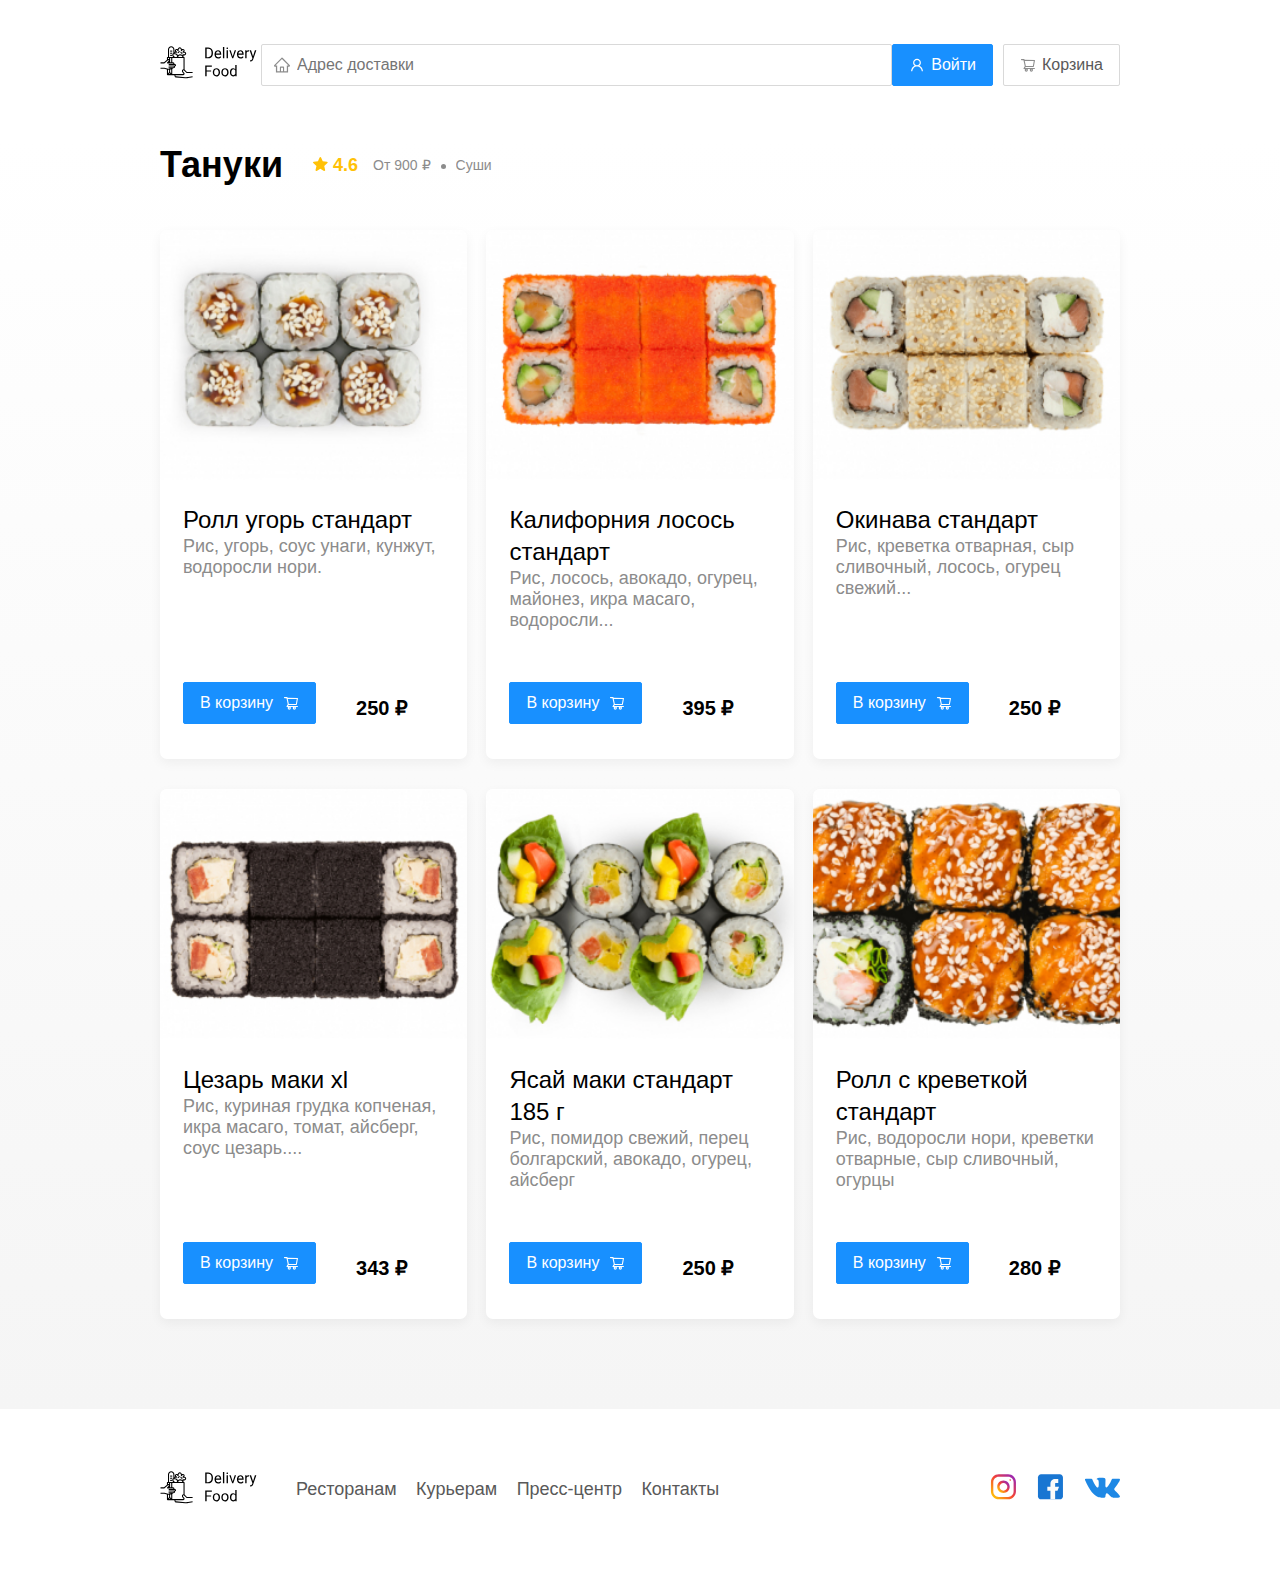
<file: restaurant.html>
<!DOCTYPE html>
<html lang="ru">
  <head>
    <meta charset="UTF-8" />
    <meta
      name="viewport"
      content="width=device-width, initial-scale=1, shrink-to-fit=no"
    />
    <link rel="stylesheet" href="css/normalize.css" />
    <link rel="stylesheet" href="css/animate.css">
    <link rel="stylesheet" href="css/style.css" />
    <title>Тануки - доставка еды на дом</title>
  </head>

  <body>
    <div class="container">
      <header class="header">
        <a href="index.html" class="logo">
          <img  src="images/logo.svg" alt="logo"></a>
        <input
          type="text"
          class="input input-adress"
          placeholder="Адрес доставки"
        />
        <div class="buttons">
          <button class="button button-primary">
            <img class="button-icon" src="images/user.svg" alt="user" />
            <span class="button-text">Войти</span>
          </button>
          <button class="button" id="cart-button">
            <img
              class="button-icon"
              src="images/shopping-cart.svg"
              alt="cart"
            />
            <span class="button-text">Корзина</span>
          </button>
        </div>
      </header>
    </div><!--container-->
      
      <div class="main">
        <div class="container">
            <section class="restaurants">
                <div class="section-heading">
                  <h2 class="section-title">Тануки</h2>
                  <div class="card-info">
                        <div class="rating">
                           4.6
                        </div>
                        <div class="price">От 900 &#8381;</div>
                        <div class="category">Суши</div>
                      </div>
                </div>
                <div class="cards ">
                  <div class="card wow fadeInUp" data-wow-delay="0.2s">
                    <img src="images/rest-img1.jpg" alt="imag" class="card-imag" />
                    <div class="card-text">
                      <div class="card-heding">
                        <h3 class="card-title card-title-reg">Ролл угорь стандарт</h3>
                      </div>
                      <!-- /.card-heding -->
                      <div class="card-info">
                        <div class="ingredients">Рис, угорь, соус унаги, кунжут, водоросли нори.</div>
                      </div>
                      <!-- /.card-info -->
                      <div class="card-buttons">
                       <button class="button button-primary">
                         <span class="button-card-text">В корзину</span>
                         <img class="card-button-image" src="/images/shopping-cart-white.svg" alt="shopping-cart">
                       </button>
                       <strong class="card-price-bold">250 &#8381;</strong>
                      </div>
                    </div>
                    <!-- /.card-text -->
                  </div>
                  <!-- /.card -->
                  <div class="card wow fadeInUp" data-wow-delay="0.4s">
                    <img src="images/rest-img2.jpg" alt="imag" class="card-imag" />
                    <div class="card-text">
                      <div class="card-heding">
                        <h3 class="card-title card-title-reg">Калифорния лосось стандарт</h3>
                      </div>
                      <!-- /.card-heding -->
                      <div class="card-info">
                        <div class="ingredients">Рис, лосось, авокадо, огурец, майонез, икра масаго, водоросли...</div>
                      </div>
                      <!-- /.card-info -->
                      <div class="card-buttons">
                       <button class="button button-primary">
                         <span class="button-card-text">В корзину</span>
                         <img class="card-button-image" src="/images/shopping-cart-white.svg" alt="shopping-cart">
                       </button>
                       <strong class="card-price-bold">395 &#8381;</strong>
                      </div>
                    </div>
                    <!-- /.card-text -->
                  </div>
                  <!-- /.card -->
                  <div class="card wow fadeInUp" data-wow-delay="0.6s">
                    <img src="images/rest-img3.jpg" alt="imag" class="card-imag" />
                    <div class="card-text">
                      <div class="card-heding">
                        <h3 class="card-title card-title-reg">Окинава стандарт</h3>
                      </div>
                      <!-- /.card-heding -->
                      <div class="card-info">
                        <div class="ingredients"> Рис, креветка отварная, сыр сливочный, лосось, огурец свежий...</div>
                      </div>
                      <!-- /.card-info -->
                      <div class="card-buttons">
                       <button class="button button-primary">
                         <span class="button-card-text">В корзину</span>
                         <img class="card-button-image" src="/images/shopping-cart-white.svg" alt="shopping-cart">
                       </button>
                       <strong class="card-price-bold">250 &#8381;</strong>
                      </div>
                    </div>
                    <!-- /.card-text -->
                  </div>
                  <!-- /.card -->
                  <div class="card wow fadeInUp" data-wow-delay="0.2s">
                    <img src="images/rest-img4.jpg" alt="imag" class="card-imag" />
                    <div class="card-text">
                      <div class="card-heding">
                        <h3 class="card-title card-title-reg">Цезарь маки хl</h3>
                      </div>
                      <!-- /.card-heding -->
                      <div class="card-info">
                        <div class="ingredients">Рис, куриная грудка копченая, икра масаго, томат, айсберг, соус цезарь....</div>
                      </div>
                      <!-- /.card-info -->
                      <div class="card-buttons">
                       <button class="button button-primary">
                         <span class="button-card-text">В корзину</span>
                         <img class="card-button-image" src="/images/shopping-cart-white.svg" alt="shopping-cart">
                       </button>
                       <strong class="card-price-bold">343 &#8381;</strong>
                      </div>
                    </div>
                    <!-- /.card-text -->
                  </div>
                  <!-- /.card -->
                  <div class="card wow fadeInUp" data-wow-delay="0.4s">
                    <img src="images/rest-img5.jpg" alt="imag" class="card-imag" />
                    <div class="card-text">
                      <div class="card-heding">
                        <h3 class="card-title card-title-reg">Ясай маки стандарт 185 г</h3>
                      </div>
                      <!-- /.card-heding -->
                      <div class="card-info">
                        <div class="ingredients">Рис, помидор свежий, перец болгарский, авокадо, огурец, айсберг</div>
                      </div>
                      <!-- /.card-info -->
                      <div class="card-buttons">
                       <button class="button button-primary">
                         <span class="button-card-text">В корзину</span>
                         <img class="card-button-image" src="/images/shopping-cart-white.svg" alt="shopping-cart">
                       </button>
                       <strong class="card-price-bold">250 &#8381;</strong>
                      </div>
                    </div>
                    <!-- /.card-text -->
                  </div>
                  <!-- /.card -->
                  <div class="card wow fadeInUp" data-wow-delay="0.6s">
                    <img src="images/rest-img6.jpg" alt="imag" class="card-imag" />
                    <div class="card-text">
                      <div class="card-heding">
                        <h3 class="card-title card-title-reg">Ролл с креветкой стандарт</h3>
                      </div>
                      <!-- /.card-heding -->
                      <div class="card-info">
                        <div class="ingredients">Рис, водоросли нори, креветки отварные, сыр сливочный, огурцы</div>
                      </div>
                      <!-- /.card-info -->
                      <div class="card-buttons">
                       <button class="button button-primary">
                         <span class="button-card-text">В корзину</span>
                         <img class="card-button-image" src="/images/shopping-cart-white.svg" alt="shopping-cart">
                       </button>
                       <strong class="card-price-bold">280 &#8381;</strong>
                      </div>
                    </div>
                    <!-- /.card-text -->
                  </div>
                  <!-- /.card -->
                </div>
                <!-- /.cards -->
            </section>
        </div><!-- /.container -->
    </div><!-- /.main -->
      <footer class="footer">
          <div class="container">
            <div class="footer-block">
              <a href="index.html" class="logo">
                <img  src="images/logo.svg" alt="logo"></a>
                <nav class="footer-nav">
                    <a href="#" class="footer-link">Ресторанам</a>
                    <a href="#" class="footer-link">Курьерам</a>
                    <a href="#" class="footer-link">Пресс-центр</a>
                    <a href="#" class="footer-link">Контакты</a>
                </nav>
                <div class="socials-links">
                    <a href="#" class="social-link"><img src="images/Instagram.svg" alt="instagram"></a>
                    <a href="#" class="social-link"><img src="images/facebook.svg" alt="facebook"></a>
                    <a href="#" class="social-link"><img src="images/vk.svg" alt="vk"></a>
                </div>
                <!-- /.socials-links -->
              </div>
              <!-- /.footer-block -->
          </div>
      </footer>
<div class="modal">
  <div class="modai-dialog">
    <div class="modal-header">
      <h3 class="modal-title">Корзина</h3>
      <button class="close">&times;</button>
    </div> <!-- /.modal-header -->
    <div class="modal-body">
     <div class="food-row">
       <span class="food-name">Ролл угорь стандарт</span>
       <strong class="food-price">250 &#8381;</strong>
       <div class="food-counter">
         <button class="counter-button">-</button>
         <span class="counter">1</span>
         <button class="counter-button">+</button>
       </div>
     </div><!-- /.food-row -->
     <div class="food-row">
      <span class="food-name">Ролл угорь стандарт</span>
      <strong class="food-price">250 &#8381;</strong>
      <div class="food-counter">
        <button class="counter-button">-</button>
        <span class="counter">1</span>
        <button class="counter-button">+</button>
      </div>
    </div><!-- /.food-row -->
    <div class="food-row">
      <span class="food-name">Ролл угорь стандарт</span>
      <strong class="food-price">250 &#8381;</strong>
      <div class="food-counter">
        <button class="counter-button">-</button>
        <span class="counter">1</span>
        <button class="counter-button">+</button>
      </div>
    </div><!-- /.food-row -->
    <div class="food-row">
      <span class="food-name">Ролл угорь стандарт</span>
      <strong class="food-price">250 &#8381;</strong>
      <div class="food-counter">
        <button class="counter-button">-</button>
        <span class="counter">1</span>
        <button class="counter-button">+</button>
      </div>
    </div><!-- /.food-row -->
    <div class="food-row">
      <span class="food-name">Ролл угорь стандарт</span>
      <strong class="food-price">250 &#8381;</strong>
      <div class="food-counter">
        <button class="counter-button">-</button>
        <span class="counter">1</span>
        <button class="counter-button">+</button>
      </div>
    </div><!-- /.food-row -->
    </div><!-- /.modai-body -->
    <div class="modal-footer">
      <span class="modal-price-tag">1250 &#8381;</span>
      <div class="footer-buttons">
        <button class="button button-primary">Оформить заказ</button>
        <button class="button">Отмена</button>
      </div><!-- /.footer-buttons -->
    </div><!-- /.modal-footer -->
  </div><!-- /.modal-dialog -->
</div><!-- /.modal -->
<script src="js/wow.min.js"></script>
<script src="js/main.js"></script>

  </body>
</html>
</file>
<file: css/style.css>
* {
  box-sizing: border-box;
}

body {
  font-family: "Roboto", sans-serif;
  padding-top: 44px;
}

a,
button {
  cursor: pointer;
  color: inherit;
}

.hide {
  display: none;
}

.container {
  max-width: 1200px;
  margin: auto;
}

.header {
  display: flex;
  align-items: center;
  justify-content: space-between;
  margin-bottom: 40px;
}

.address {
  flex: 0.8;
}

.input {
  background-color: #ffffff;
  border: 1px solid #d9d9d9;
  font-size: 16px;
  line-height: 24px;
  border-radius: 2px;
  padding: 8px 8px 8px 35px;
  background-repeat: no-repeat;
  background-position: left 11px center;
}

.input-adress {
  width: 100%;
  background-image: url(../images/home.svg);
}

.search {
  margin-left: auto;
}

.input-search {
  width: 300px;
  background-image: url(../images/search.svg);
}

.buttons {
  display: flex;
  align-items: center;
}

.button {
  display: flex;
  align-items: center;
  padding: 8px 16px;
  background: #ffffff;
  border: 1px solid #d9d9d9;
  box-shadow: 0px 0px 2px rgba(0, 0, 0, 0.0015);
  border-radius: 2px;
  color: #595959;
  font-size: 16px;
  line-height: 24px;
}

.button:hover {
  background: #1890ff;
  border: 1px solid #1890ff;
  color: #fff;
}

.button-primary {
  background: #1890ff;
  border: 1px solid #1890ff;
  color: #ffffff;
  margin-right: 10px;
}

.button-primary:hover {
  background: #ffffff;
  border: 1px solid #d9d9d9;
  color: #595959;
}

.button-icon {
  padding-right: 6px;
}

.button-card-text {
  margin-right: 10px;
}

.button-auth {
  background-position: 20px 13px;
}

.button-primary .button-auth-svg {
  width: 24px;
  height: 24px;
  background-color: #fff;
  -webkit-mask: url("../images/user.svg") no-repeat 50% 50%;
  mask: url("../images/user.svg") no-repeat 50% 50%;
  background-repeat: no-repeat;
}

.button-primary:hover .button-auth-svg {
  background-color: #595959;
}

.button .button-cart-svg {
  width: 24px;
  height: 24px;
  background-color: #595959;
  -webkit-mask: url("../images/shopping-cart.svg") no-repeat 50% 50%;
  mask: url("../images/shopping-cart.svg") no-repeat 50% 50%;
  background-repeat: no-repeat;
}

.button-primary .button-cart-svg {
  background-color: #ffffff;
}

.button:hover .button-cart-svg {
  background-color: #ffffff;
}

.button-primary:hover .button-cart-svg {
  background-color: #595959;
}

.button-cart {
  display: none;
  margin: 0 5px;
}

.button-out {
  display: none;
  margin: 0 5px;
}

.user-name {
  display: none;
  margin-right: 20px;
  font-weight: bold;
  font-size: 18px;
}

.promo-slider {
  width: 600px;
  height: 300px;
}

.promo {
  box-shadow: 0px 7px 12px rgba(158, 158, 163, 0.1);
  border-radius: 10px;
  padding: 68px 78px;
  margin-bottom: 56px;
  
}

.pizza {
  background: #fff1b8 url(../images/promo/pizza.png) no-repeat top -100px right -250px /830px;
}

.kebab {
  background: #D6E4FF url(../images/promo/kebab.png) no-repeat top 45px right 40px / 450px;
}

.vegetables {
  background: #FFF566 url(../images/promo/vegetables.png) no-repeat top 0 right 0 / 825px
}

.sushi {
  background: #FFF1F0 url(../images/promo/sushi.png) no-repeat top 10px right 15px / 500px
}

.promo-title {
  font-style: normal;
  font-weight: bold;
  font-size: 39px;
  line-height: 46px;
  color: #302c34;
}

.promo-text {
  max-width: 538px;
  font-style: normal;
  font-weight: normal;
  font-size: 24px;
  line-height: 28px;
  color: #302c34;
}

.main {
  background: linear-gradient(180deg, rgba(245, 245, 245, 0) 1.04%, #f5f5f5 100%);
  padding-top: 18px;
  padding-bottom: 60px;
}
.restaurants-heading {
  display: flex;
  align-items: center;
  flex-wrap: wrap;
  margin-bottom: 44px;
}
.section-title {
  font-style: normal;
  font-weight: bold;
  font-size: 36px;
  line-height: 42px;
  margin: 0 30px 0 0;
}

.section-heading {
  display: flex;
  align-items: center;
  margin-bottom: 44px;
}

.cards {
  display: flex;
  justify-content: space-between;
  align-items: flex-start;
  flex-wrap: wrap;
}

.card {
  background: #ffffff;
  box-shadow: 0px 4px 12px rgba(0, 0, 0, 0.05);
  border-radius: 7px;
  overflow: hidden;
  margin-bottom: 30px;
  flex-basis: 32%;
  text-decoration: none;
}

.card-imag {
  width: 100%;
  height: 250px;
  object-fit: cover;
}

.card-text {
  min-height: 275px;
  padding: 20px 23px 35px 23px;
  display: flex;
  flex-direction: column;
}

.restaurants  {
  min-height: auto;
}

.card-heading {
  display: flex;
  align-items: center;
  justify-content: space-between;
  margin-bottom: 10px;
}

.card-title {
  font-style: normal;
  font-weight: bold;
  font-size: 24px;
  line-height: 32px;
  margin: 0;
}

.card-title-reg {
  font-weight: 400;
}

.card-tag {
  
  font-size: 12px;
  line-height: 20px;
  background: #262626;
  border-radius: 2px;
  color: #ffffff;
  padding: 1px 8px;
}

.card-info {
  display: flex;
  align-items: center;
  flex-wrap: wrap;
}

.card-buttons {
  display: flex;
  align-items: flex-end;
  margin-top: 24px;
  flex-grow: 1;
}

.card-price-bold {
  font-style: normal;
  font-weight: bold;
  font-size: 20px;
  margin-left: 30px;
  line-height: 32px;
}

.rating {
  background: url("../images/star.svg") no-repeat 0 7px ;
  font-style: normal;
  font-weight: bold;
  font-size: 18px;
  line-height: 32px;
  color: #ffc107;
  padding-left: 20px;
}

.price,
.category {
  font-size: 18px;
  line-height: 32px;
  color: #8c8c8c;
}

.price {
  margin-right: 10px;
}

.ingredients {
  font-size: 18px;
  line-height: 21px;
  color: #8c8c8c;
}

.category {
  text-overflow: ellipsis;
  overflow: hidden;
  white-space: nowrap;
  max-width: 150px;
}

.price:after {
  content: "";
  width: 5px;
  height: 5px;
  background-color: #8c8c8c;
  vertical-align: middle;
  display: inline-block;
  border-radius: 50%;
  margin-left: 10px;
}

.footer {
  padding: 60px 0;
}

.footer-block {
  display: flex;
  align-items: center;
  justify-content: space-between;
}

.footer-nav {
  margin-right: auto;
  margin-left: 35px;
}

.footer-link {
  display: inline-block;
  font-style: normal;
  font-weight: normal;
  font-size: 18px;
  line-height: 21px;
  color: #595959;
  text-decoration: none;
}

.footer-link:not(:last-child) {
  margin-right: 15px;
}

.socials-links {
  display: flex;
  align-items: center;
}

.social-link:not(:last-child) {
  margin-right: 21px;
}

.modal {
  position: fixed;
  display: none;
  left: 0;
  top: 0;
  width: 100%;
  height: 100%;
  background: rgba(0, 0, 0, 0.4);
  z-index: 999;
}

.modal-auth {
  position: fixed;
  left: 0;
  top: 0;
  width: 100%;
  height: 100%;
  background: rgba(0, 0, 0, 0.4);
  display: none;
  z-index: 999;
}

.is-open {
  display: flex;
}

.modal-body {
  margin-bottom: 22px;
}
.modai-dialog {
  max-width: 780px;
  width: 95%;
  background: #ffffff;
  border-radius: 5px;
  margin: auto;
  padding: 40px 45px;
}

.modal-dialog-auth {
  width: auto;
  position: relative;
  margin: auto;
  background: #ffffff;
  padding: 40px 45px;
  border-radius: 5px;
}

.label-auth {
  display: block;
  margin: 30px;
}

.label-auth span {
  width: 80px;
  display: inline-block;
}

.modal-header {
  display: flex;
  align-items: center;
  justify-content: space-between;
  margin-bottom: 45px;
}

.modal-title {
  font-weight: bold;
  font-size: 36px;
  line-height: 42px;
  margin: 0;
}

.close {
  border: none;
  font-size: 36px;
  background: transparent;
}

.close-auth {
  font-size: 36px;
  border: none;
  background-color: transparent;
  position: absolute;
  top: 10px;
  right: 20px;
}

.food-row {
  display: flex;
  align-items: center;
  justify-content: space-between;
  padding-bottom: 8px;
  border-bottom: 1px solid #d9d9d9;
  margin-bottom: 15px;
}

.food-name {
  font-size: 18px;
  line-height: 32px;
}

.food-price {
  font-weight: bold;
  font-size: 20px;
  line-height: 32px;
  margin-left: auto;
  margin-right: 47px;
}

.food-counter {
  display: flex;
  align-items: center;
  margin-right: 15px;
}

.counter-button {
  display: flex;
  align-items: center;
  justify-content: center;
  width: 39px;
  height: 32px;
  border: 1px solid #40a9ff;
  background: #ffffff;
  border-radius: 2px;
  font-size: 14px;
  line-height: 22px;
  color: #40a9ff;
}

.counter-button:hover {
  background: #40a9ff;
  border: 1px solid #ffffff;
  color: #ffffff;
}

.counter {
  font-size: 16px;
  line-height: 24px;
  margin: 0 13px;
}

.modal-footer {
  display: flex;
  align-items: center;
  justify-content: space-between;
  flex-wrap: wrap;
}

.modal-auth .modal-footer {
  justify-content: flex-end;
}

.modal-price-tag {
  font-size: 20px;
  line-height: 23px;
  color: #fafafa;
  background: #262626;
  border-radius: 5px;
  padding: 15px 20px;
}

.footer-buttons {
  display: flex;
  align-items: center;
  padding: 10px 0;
}

@media (max-width: 1366px) {
  .container {
    max-width: 960px;
  }

  .pizza {
    background-position: center right -300px;
        background-size: 750px;
  }

  .kebab {
    background-position: top -5px right -93px;
    background-size: 530px;
}

.vegetables {
    background-position: top 0 right -93px;
    background-size: 820px;
}

.sushi {
    background-position: center right -90px;
}

  .rating {
    margin-right: 15px;
    
  }

  .price,
  .category {
    font-size: 14px;
  }

}
@media (max-width: 992px) {
  .container {
    max-width: 720px;
  }

  .pizza {
    padding: 50px;
    background-size: 500px;
    background-position: center right -200px;
}


.kebab {
    background-position: top 55px right -100px;
    background-size: 385px;
}

.vegetables {
    background-position: top 0 right -280px;
    background-size: 810px;
}

.sushi {
    background-position: top 30px right -175px;
}

.promo-text {
  font-size: 18px;
  max-width: 400px;
}

  .card {
    flex-basis: 48%;
  }
  .footer-link {
    font-size: 16px;
  }
}
@media (max-width: 768px) {
  .container {
    max-width: 560px;
  }
  
  .pizza {
    background-size: 400px;
    background-position: bottom 50px right -200px;
}

.kebab {
    background-position: top -5px right -74px;
    background-size: 300px;
}

.vegetables {
    background-position: top 0 right -240px;
    background-size: 702px;
}

.sushi {
    background-position: top -24px right -75px;
    background-size: 302px;
}

  .promo-title {
    font-size: 25px;
    line-height: 1.3;
  }

  .card-text {
    min-height: 290px;
}

  .card-info {
    flex-wrap: wrap;
  }
  .card-title {
    font-size: 18px;
  }
  .card .rating {
    flex-basis: 100%;
  }

  .card-price-bold {
    margin-left: 20px;
}
  .footer {
    padding: 30px;
  }
}
@media (max-width: 576px) {
  .container {
    width: 90%;
  }
  .promo {
    background-image: none;
  }
  .promo-text {
    padding-top: 10px;
    margin: 0;
  }
  .restaurants-title {
    font-size: 20px;
  }
  .card {
    flex-basis: 100%;
  }
  .card-imag {
    width: 100%;
  }
  .card-text {
    padding: 20px 40px;
  }

  .footer-nav {
    order: 0;
    display: flex;
    flex-direction: column;
    margin-right: 0;
    margin-left: 0;
  }
  .footer-logo {
    order: 1;
  }
  .socials-links {
    order: 2;
  }
}
@media (max-width: 480px) {
  .button-text {
    display: none;
  }
  .button-icon {
    padding-right: 0;
  }
  .promo {
    padding: 20px;
  }
  .promo-title {
    font-size: 20px;
  }
  .promo-text {
    font-size: 14px;
  }
  .card-text {
    padding: 20px;
  }
  .footer-block {
    flex-wrap: wrap;
    flex-direction: column;
  }
  .footer-logo {
    order: 0;
    margin-bottom: 20px;
  }
  .footer-nav {
    margin-bottom: 20px;
    align-items: center;
  }
  .footer-link:not(:last-child) {
    margin-right: 0;
  }
  .restaurants-heading {
    flex-wrap: wrap;
  }
}
</file>
